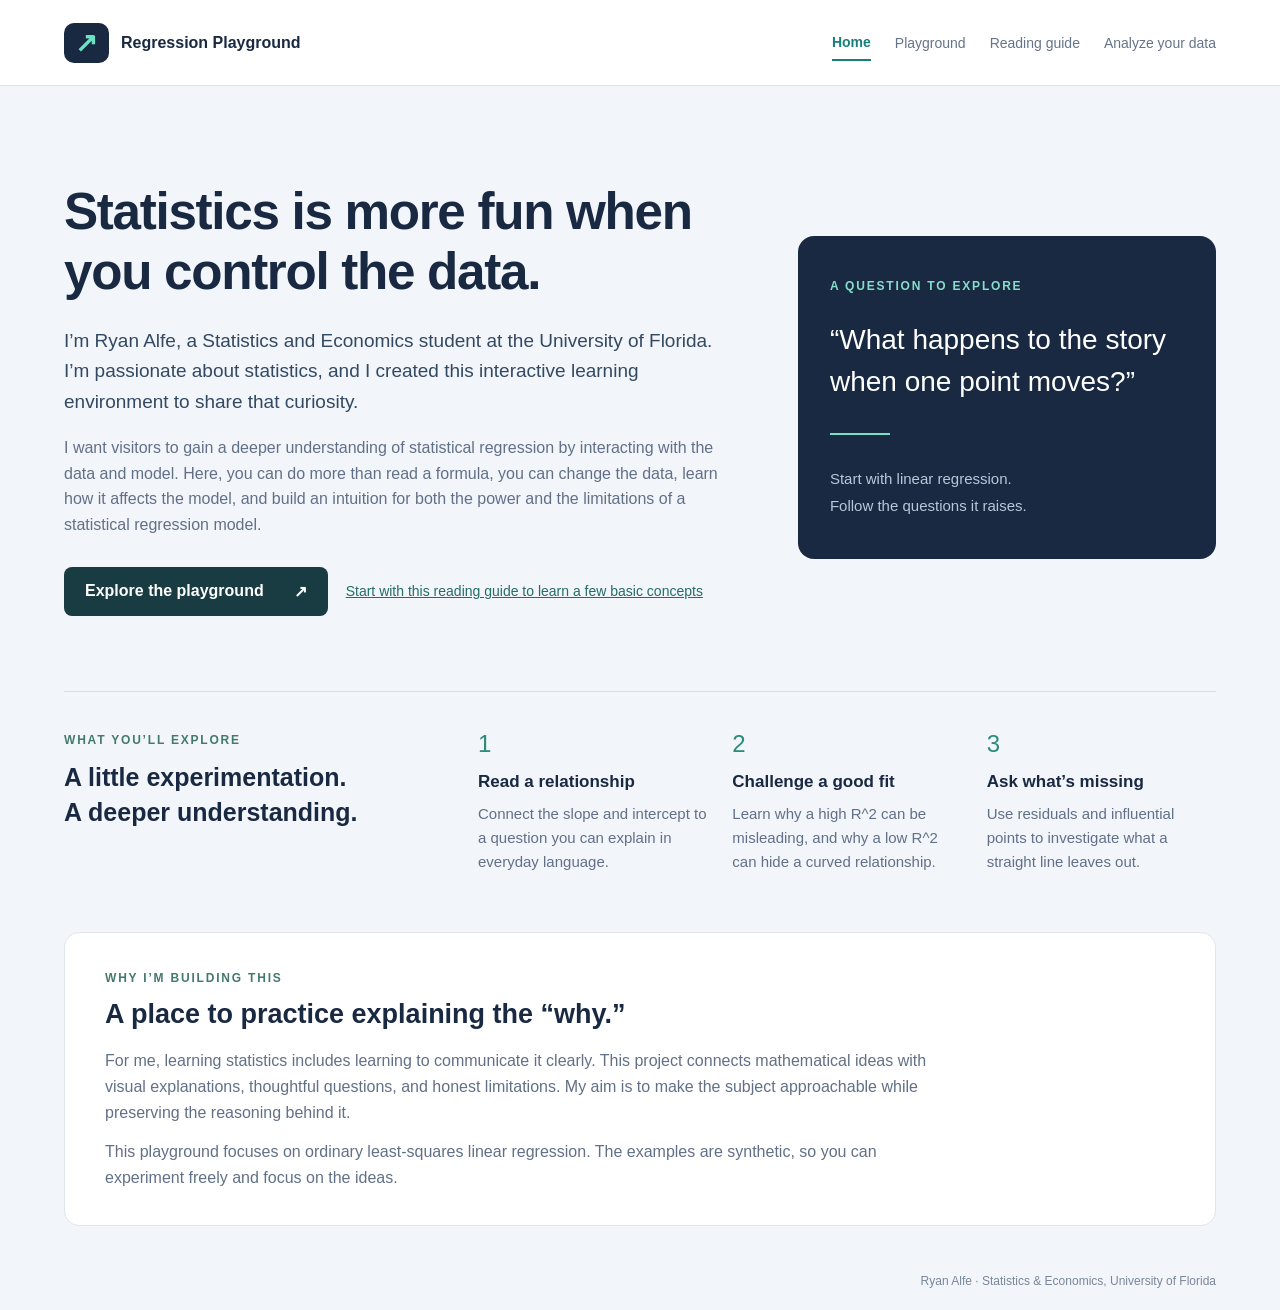
<file: index.html>
<!doctype html>
<html lang="en"><head><meta charset="utf-8"><meta name="viewport" content="width=device-width,initial-scale=1"><title>Regression Playground · Ryan Alfe</title><meta name="description" content="An interactive learning environment created by Ryan Alfe to share a passion for statistics."><link rel="icon" href="data:image/svg+xml,%3Csvg xmlns='http://www.w3.org/2000/svg' viewBox='0 0 32 32'%3E%3Crect width='32' height='32' rx='7' fill='%2315253e'/%3E%3Cpath d='M6 25L26 7' stroke='%235ee0c2' stroke-width='3'/%3E%3Ccircle cx='11' cy='12' r='3' fill='white'/%3E%3C/svg%3E"><link rel="stylesheet" href="style.css"></head>
<body><header><a class="brand" href="index.html"><span class="mark">↗</span> Regression Playground</a><nav aria-label="Main navigation"><a href="index.html" aria-current="page">Home</a><a href="playground.html" >Playground</a><a href="playground.html#reading-guide">Reading guide</a><a href="analyze.html">
  Analyze your data
</a></nav></header><main class="home"><section class="home-hero"><div><h1>Statistics is more fun when<br>you control the data.</h1><p class="home-lead">I’m Ryan Alfe, a Statistics and Economics student at the University of Florida. I’m passionate about statistics, and I created this interactive learning environment to share that curiosity.</p><p>I want visitors to gain a deeper understanding of statistical regression by interacting with the data and model. Here, you can do more than read a formula, you can change the data, learn how it affects the model, and build an intuition for both the power and the limitations of a statistical regression model.</p><a class="primary-link" href="playground.html">Explore the playground <span aria-hidden="true">↗</span></a><a class="secondary-link" href="playground.html#reading-guide">Start with this reading guide to learn a few basic concepts</a></div><div class="home-note"><span class="eyebrow">A QUESTION TO EXPLORE</span><p>“What happens to the story<br>when one point moves?”</p><div class="note-line"></div><span>Start with linear regression.<br>Follow the questions it raises.</span></div></section><section class="home-learning" aria-labelledby="learning-title"><div><span class="eyebrow">WHAT YOU’LL EXPLORE</span><h2 id="learning-title">A little experimentation.<br>A deeper understanding.</h2></div><div class="home-topics"><article><span>1</span><h3>Read a relationship</h3><p>Connect the slope and intercept to a question you can explain in everyday language.</p></article><article><span>2</span><h3>Challenge a good fit</h3><p>Learn why a high R^2 can be misleading, and why a low R^2 can hide a curved relationship.</p></article><article><span>3</span><h3>Ask what’s missing</h3><p>Use residuals and influential points to investigate what a straight line leaves out.</p></article></div></section><section class="home-purpose"><span class="eyebrow">WHY I’M BUILDING THIS</span><h2>A place to practice explaining the “why.”</h2><p>For me, learning statistics includes learning to communicate it clearly. This project connects mathematical ideas with visual explanations, thoughtful questions, and honest limitations. My aim is to make the subject approachable while preserving the reasoning behind it.</p><p>This playground focuses on ordinary least-squares linear regression. The examples are synthetic, so you can experiment freely and focus on the ideas.</p></section><footer><span></span><span>Ryan Alfe · Statistics & Economics, University of Florida</span></footer></main></body></html>
</file>
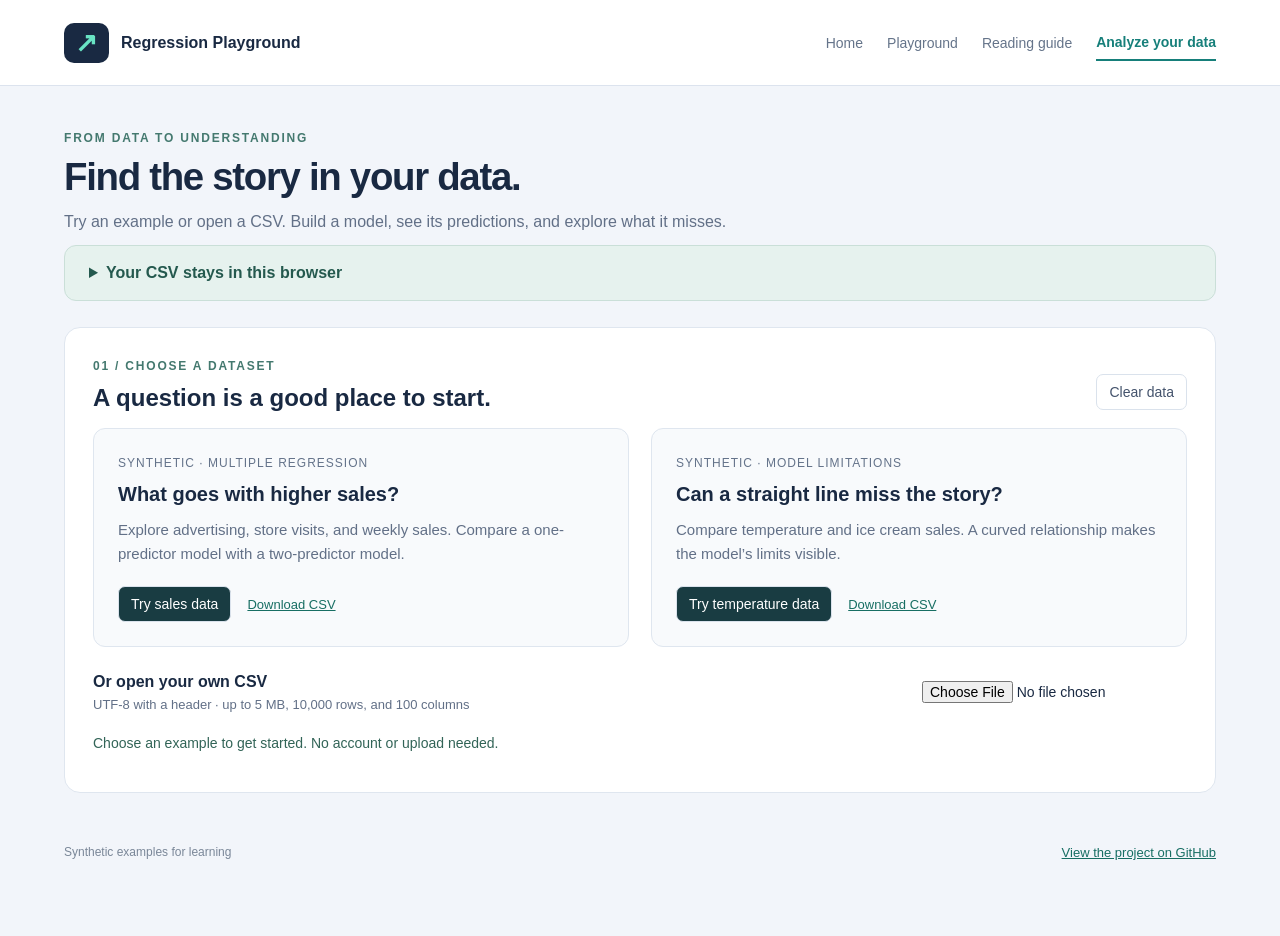
<file: analyze.html>
<!doctype html>
<html lang="en">
<head>
  <meta charset="utf-8">
  <meta name="viewport" content="width=device-width, initial-scale=1">
  <meta http-equiv="Content-Security-Policy" content="default-src 'none'; script-src 'self'; style-src 'self'; img-src 'self' data:; font-src 'self'; connect-src 'none'; form-action 'none'; base-uri 'none'; object-src 'none'; worker-src 'none'">
  <meta name="referrer" content="no-referrer">
  <title>Analyze your data · Regression Playground · Ryan Alfe</title>
  <link rel="icon" href="data:,">
  <link rel="stylesheet" href="style.css">
  <link rel="stylesheet" href="analyze.css">
  <script src="analysis-core.js" defer></script>
  <script src="sample-data.js" defer></script>
  <script src="analyze.js" defer></script>
</head>
<body>
<header><a class="brand" href="index.html"><span class="mark">↗</span> Regression Playground</a><nav aria-label="Main navigation"><a href="index.html">Home</a><a href="playground.html">Playground</a><a href="playground.html#reading-guide">Reading guide</a><a href="analyze.html" aria-current="page">Analyze your data</a></nav></header>
<main class="analyzer">
  <section class="intro"><div><span class="eyebrow">FROM DATA TO UNDERSTANDING</span><h1>Find the story in your data.</h1><p>Try an example or open a CSV. Build a model, see its predictions, and explore what it misses.
  <details class="privacy"><summary>Your CSV stays in this browser</summary><p>Files are read and analyzed locally. This analyzer has no upload endpoint, analytics, third-party scripts, or browser storage. Its content security policy blocks network connections from the page. Clear data removes the current file and results from the interface and releases the app’s references; closing the tab ends the session. This is not a guarantee of secure memory erasure.</p><p>Your hosting provider still receives ordinary requests for the website’s public files. Browser extensions and your device are outside this page’s control. Use synthetic examples when sharing your screen.</p></details>
  <section class="analysis-panel" aria-labelledby="start-title"><div class="section-heading"><div><span class="eyebrow">01 / CHOOSE A DATASET</span><h2 id="start-title">A question is a good place to start.</h2></div><button id="clear" type="button">Clear data</button></div>
    <div class="sample-grid">
      <article class="sample-card"><span class="mini-label">SYNTHETIC · MULTIPLE REGRESSION</span><h3>What goes with higher sales?</h3><p>Explore advertising, store visits, and weekly sales. Compare a one-predictor model with a two-predictor model.</p><button type="button" data-sample="sales">Try sales data</button><a href="datasets/synthetic-sales.csv" download>Download CSV</a></article>
      <article class="sample-card"><span class="mini-label">SYNTHETIC · MODEL LIMITATIONS</span><h3>Can a straight line miss the story?</h3><p>Compare temperature and ice cream sales. A curved relationship makes the model’s limits visible.</p><button type="button" data-sample="curve">Try temperature data</button><a href="datasets/synthetic-temperature.csv" download>Download CSV</a></article>
    </div>
    <div class="file-choice"><label for="csv-file"><strong>Or open your own CSV</strong><span>UTF-8 with a header · up to 5 MB, 10,000 rows, and 100 columns</span></label><input id="csv-file" type="file" accept=".csv,text/csv"></div>
    <p id="status" role="status" aria-live="polite">Choose an example to get started. No account or upload needed.</p><p id="error" role="alert" hidden></p>
  </section>
  <section id="dataset-panel" class="analysis-panel" hidden aria-labelledby="dataset-title">
    <span class="eyebrow">02 / BUILD YOUR MODEL</span><h2 id="dataset-title">Your dataset</h2><p id="dataset-summary"></p><p id="sample-prompt" class="sample-prompt"></p>
    <details><summary>Preview the first 8 rows</summary><div class="table-scroll" id="preview"></div></details>
    <div class="model-controls"><div><label for="outcome">Outcome (y): what are you explaining?</label><select id="outcome"></select></div><fieldset><legend>Predictors (X): what might explain it?</legend><div id="predictors"></div></fieldset></div>
    <p class="help">Select 1–10 numeric predictors. Blank, nonnumeric, and nonfinite values in selected columns are excluded, never treated as zero. Avoid IDs or category codes as continuous predictors.</p>
    <button id="run" class="primary-button" type="button">Run regression</button>
  </section>
  <section id="model-results" hidden aria-labelledby="results-title">
    <div class="section-heading"><div><span class="eyebrow">03 / READ THE RELATIONSHIP</span><h2 id="results-title" tabindex="-1">What does your model tell you?</h2></div></div>
    <p id="row-summary"></p><div id="metrics" class="metrics-grid"></div><p class="help">These are training results, measured on the same rows used to fit the model. They do not measure accuracy on new data or establish cause and effect.</p>
    <div class="plots-grid">
      <article class="analysis-panel"><h3>The relationship</h3><label for="plot-predictor">Show predictor</label><select id="plot-predictor"></select><div id="relationship-chart"></div><p id="relationship-note"></p></article>
      <article class="analysis-panel"><h3>How close are the predictions?</h3><div id="prediction-chart"></div><p>Points on the dashed line are predicted exactly. Points above it were underpredicted; points below it were overpredicted.</p></article>
      <article class="analysis-panel"><h3>What does the model miss?</h3><div id="residual-chart"></div><p>Residual = actual − predicted. Look for a curve or widening spread instead of a random cloud around zero.</p></article>
      <article class="analysis-panel"><h3>How big are the errors?</h3><div id="error-chart"></div><p>Bars count rows by prediction error. Values near zero mean smaller errors; long tails reveal unusually large misses. This alone does not test all model assumptions.</p></article>
    </div><p id="plot-sampling" class="help"></p>
    <section class="analysis-panel"><h3>Explain the coefficients</h3><div id="coefficients" class="table-scroll"></div><p>Each slope is the predicted change in the outcome for a one-unit increase in that predictor, holding other included predictors constant. The intercept is the predicted outcome when all predictors are zero, which may be outside the data’s range.</p><p class="help">Coefficients use their original units; their sizes do not rank predictor importance. This browser analyzer reports descriptive OLS estimates, without p-values or confidence intervals.</p></section>
  </section>
  <noscript><p>Enable JavaScript for on-device regression. Your file will not be uploaded.</p></noscript>
  <footer><span>Synthetic examples for learning</span><a href="https://github.com/ryanalfe/Regression-Playground">View the project on GitHub</a></footer>
</main>
</body>
</html>
</file>
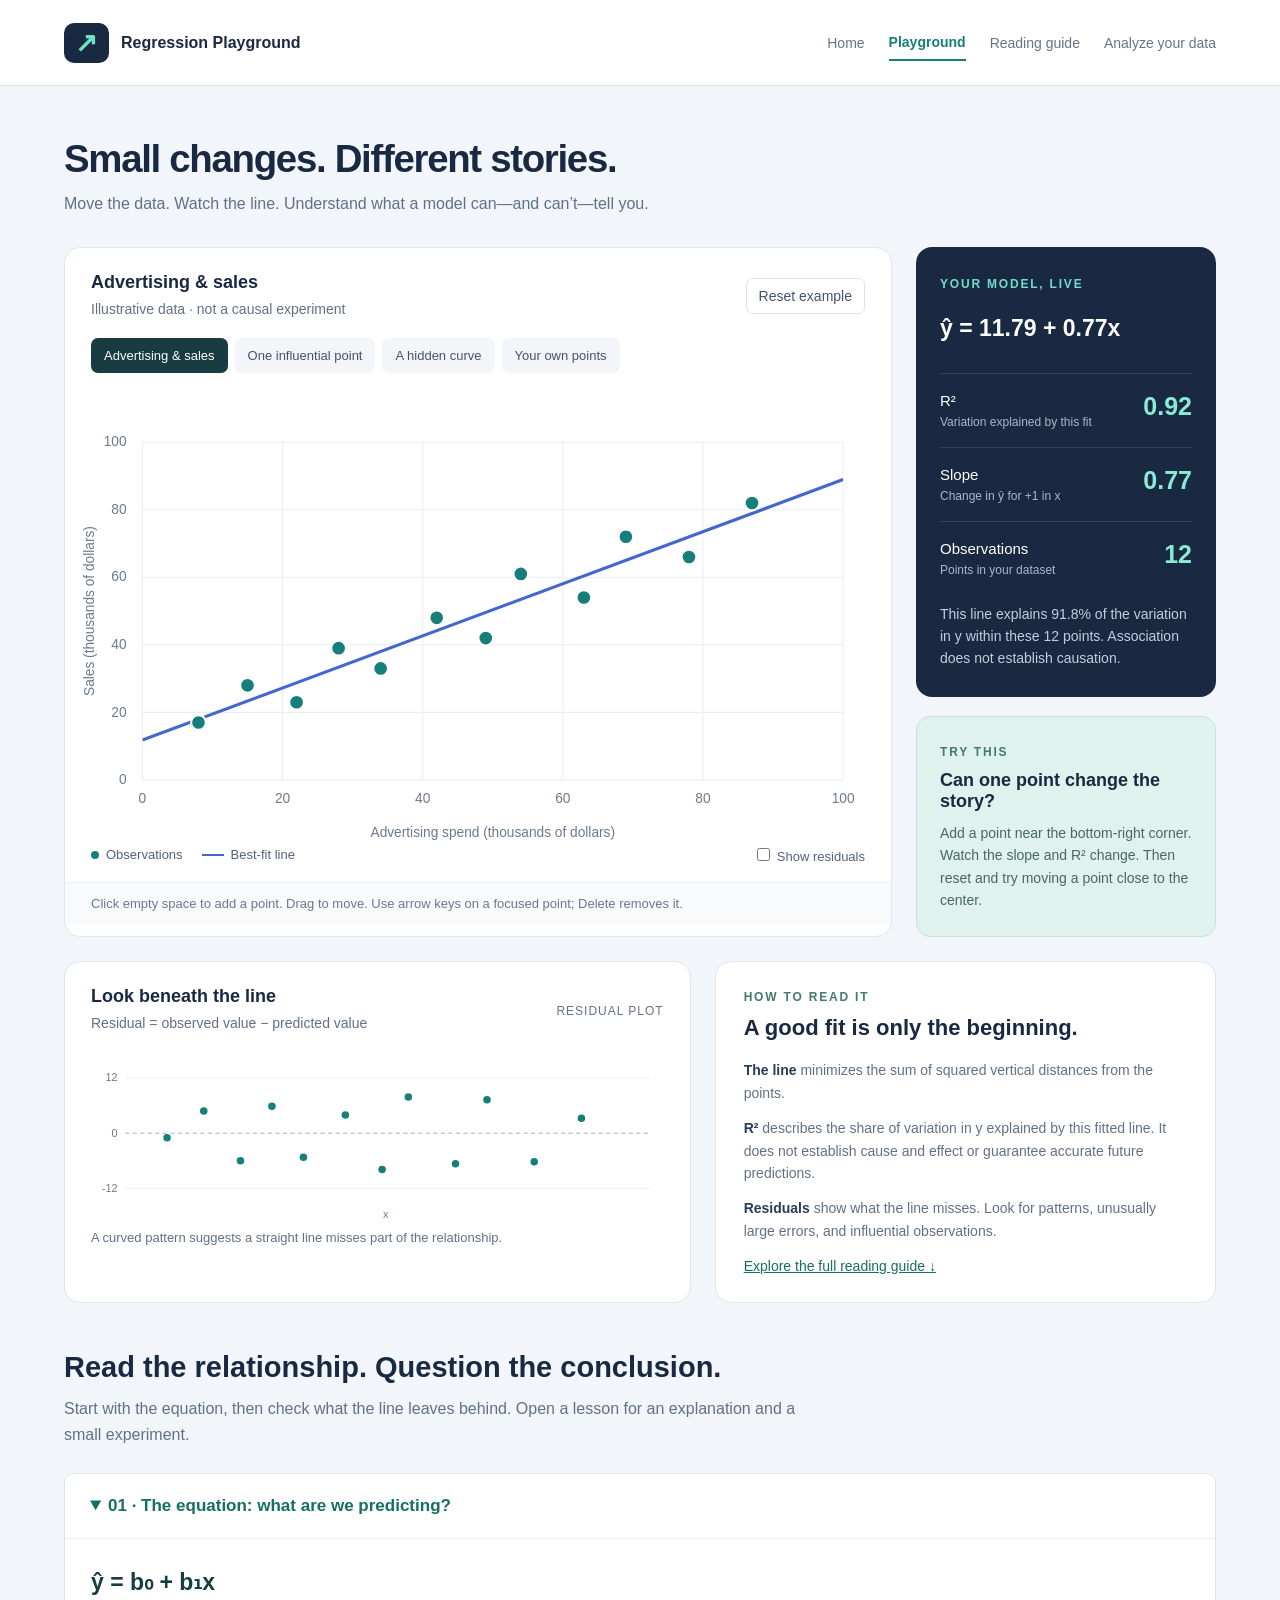
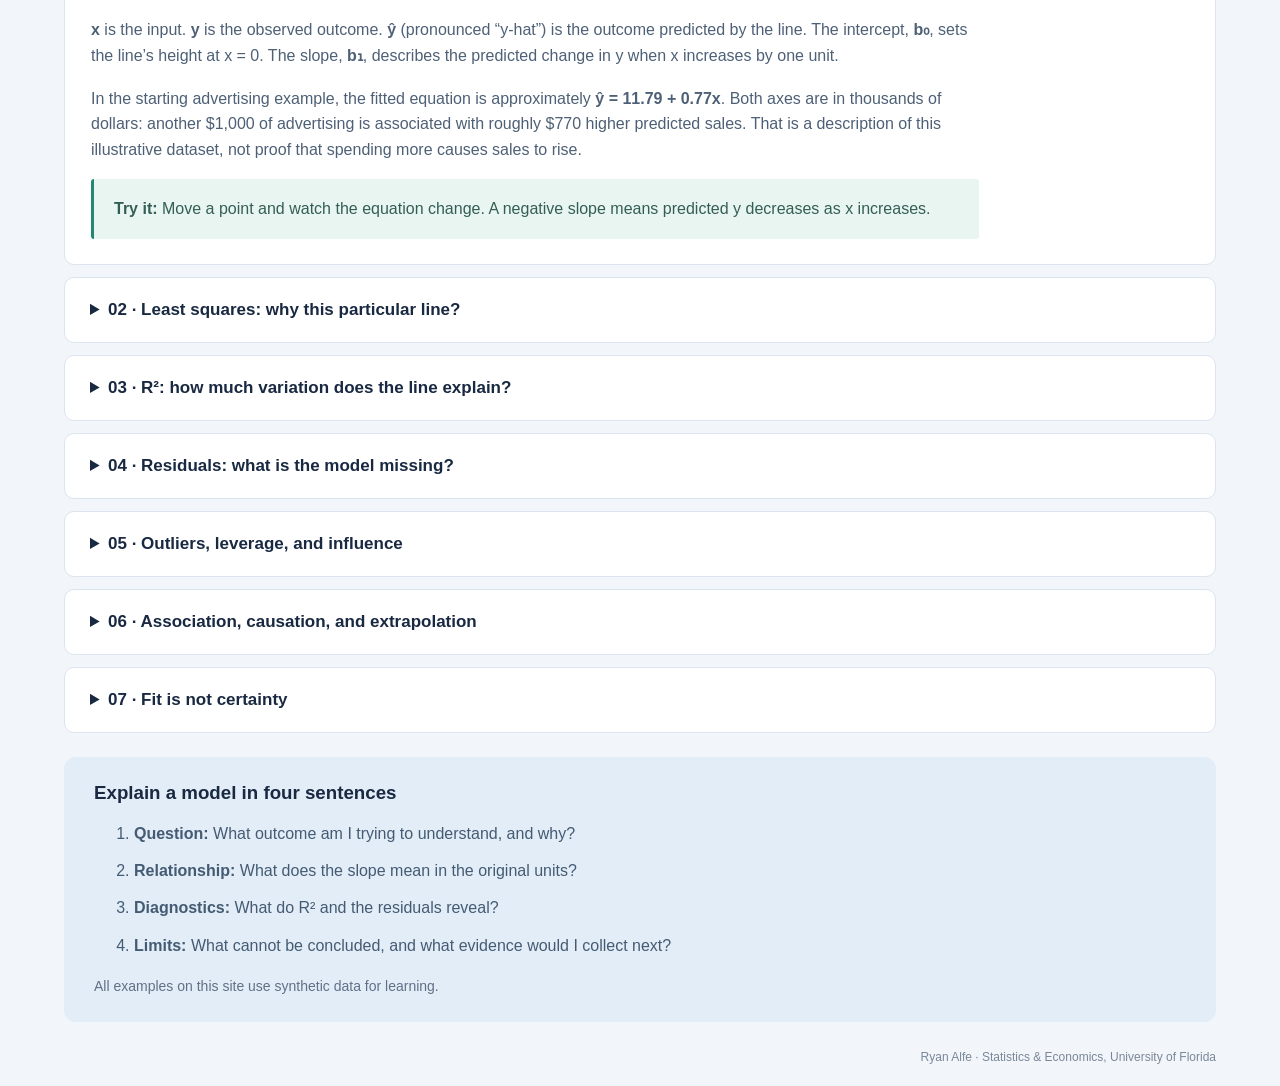
<file: playground.html>
<!doctype html>
<html lang="en"><head><meta charset="utf-8"><meta name="viewport" content="width=device-width,initial-scale=1"><title>Regression Playground · Ryan Alfe</title><meta name="description" content="Explore linear regression by moving data points. See slope, R squared, and residuals change in real time."><link rel="icon" href="data:image/svg+xml,%3Csvg xmlns='http://www.w3.org/2000/svg' viewBox='0 0 32 32'%3E%3Crect width='32' height='32' rx='7' fill='%2315253e'/%3E%3Cpath d='M6 25L26 7' stroke='%235ee0c2' stroke-width='3'/%3E%3Ccircle cx='11' cy='12' r='3' fill='white'/%3E%3C/svg%3E"><link rel="stylesheet" href="style.css"></head>
<body><header><a class="brand" href="index.html"><span class="mark">↗</span> Regression Playground</a><nav aria-label="Main navigation"><a href="index.html" >Home</a><a href="playground.html" aria-current="page">Playground</a><a href="playground.html#reading-guide">Reading guide</a><a href="analyze.html">
  Analyze your data
</a></nav></header><main><div class="intro"><div><span class="eyebrow"></span><h1>Small changes. Different stories.</h1><p>Move the data. Watch the line. Understand what a model can—and can’t—tell you.</p></div><span class="badge"></div><div class="workspace"><section class="canvas-panel"><div class="panel-top"><div><h2 id="chart-title">Advertising & sales</h2><p id="chart-subtitle">Illustrative data · not a causal experiment</p></div><button id="reset">Reset example</button></div><div class="scenarios" role="group" aria-label="Example datasets"><button data-case="business" aria-pressed="true">Advertising & sales</button><button data-case="outlier" aria-pressed="false">One influential point</button><button data-case="curve" aria-pressed="false">A hidden curve</button><button data-case="blank" aria-pressed="false">Your own points</button></div><div class="chart-wrap"><svg id="plot" viewBox="0 0 760 440" aria-label="Interactive scatter plot. Click to add a point. Focus a point and use arrow keys to move it or Delete to remove it."></svg></div><div class="chart-footer"><span><i></i> Observations <i class="line-key"></i> Best-fit line</span><label><input id="residual-toggle" type="checkbox"> Show residuals</label></div><div class="hint">Click empty space to add a point. Drag to move. Use arrow keys on a focused point; Delete removes it.</div></section><aside><div class="results"><span class="eyebrow">YOUR MODEL, LIVE</span><div id="equation" class="equation"></div><div class="metric"><div><span>R²</span><small>Variation explained by this fit</small></div><strong id="r2"></strong></div><div class="metric"><div><span>Slope</span><small>Change in ŷ for +1 in x</small></div><strong id="slope"></strong></div><div class="metric"><div><span>Observations</span><small>Points in your dataset</small></div><strong id="count"></strong></div><p id="interpretation" class="interpretation" aria-live="polite"></p></div><div class="challenge"><span class="eyebrow">TRY THIS</span><h3 id="challenge-title"></h3><p id="challenge-text"></p></div></aside></div><section class="bottom-grid"><article class="residual-panel"><div class="panel-top"><div><h2>Look beneath the line</h2><p>Residual = observed value − predicted value</p></div><span class="mini-label">RESIDUAL PLOT</span></div><svg id="residual-plot" viewBox="0 0 700 210" role="img" aria-label="Residuals plotted against x"></svg><p class="footnote">A curved pattern suggests a straight line misses part of the relationship.</p></article><article class="explanation"><span class="eyebrow">HOW TO READ IT</span><h2>A good fit is only the beginning.</h2><p><b>The line</b> minimizes the sum of squared vertical distances from the points.</p><p><b>R²</b> describes the share of variation in y explained by this fitted line. It does not establish cause and effect or guarantee accurate future predictions.</p><p><b>Residuals</b> show what the line misses. Look for patterns, unusually large errors, and influential observations.</p><p><a href="#reading-guide">Explore the full reading guide ↓</a></p></article></section><section id="reading-guide" class="reading-guide" aria-labelledby="guide-title">
<div class="guide-heading"><span class="eyebrow"></span><h2 id="guide-title">Read the relationship. Question the conclusion.</h2><p>Start with the equation, then check what the line leaves behind. Open a lesson for an explanation and a small experiment.</p></div>
<details open><summary>01 · The equation: what are we predicting?</summary><div class="lesson"><p class="formula">ŷ = b₀ + b₁x</p><p><b>x</b> is the input. <b>y</b> is the observed outcome. <b>ŷ</b> (pronounced “y-hat”) is the outcome predicted by the line. The intercept, <b>b₀</b>, sets the line’s height at x = 0. The slope, <b>b₁</b>, describes the predicted change in y when x increases by one unit.</p><p>In the starting advertising example, the fitted equation is approximately <b>ŷ = 11.79 + 0.77x</b>. Both axes are in thousands of dollars: another $1,000 of advertising is associated with roughly $770 higher predicted sales. That is a description of this illustrative dataset, not proof that spending more causes sales to rise.</p><p class="exercise"><b>Try it:</b> Move a point and watch the equation change. A negative slope means predicted y decreases as x increases.</p></div></details>
<details><summary>02 · Least squares: why this particular line?</summary><div class="lesson"><p>For each point, calculate the vertical distance between its observed y and the line’s predicted ŷ. Square those distances and add them up. Ordinary least squares chooses the intercept and slope that make that total as small as possible.</p><p>Squaring prevents positive and negative errors from canceling and gives large errors more weight. “Best” here means best under this mathematical rule; it does not mean the model is the right explanation for the real world.</p><p class="exercise"><b>Try it:</b> Turn on “Show residuals.” Move one point far from the line and notice how the fit responds.</p></div></details>
<details><summary>03 · R²: how much variation does the line explain?</summary><div class="lesson"><p class="formula">R² = 1 − SSE / SST</p><p><b>SSE</b> is the sum of squared residuals from the fitted line. <b>SST</b> is the sum of squared distances from the mean of y. R² compares the fitted line with simply predicting the mean for every observation.</p><p>An R² of 0.92 means the line accounts for about 92% of the observed variation in y in this dataset. It does <b>not</b> mean predictions are 92% accurate, that 92% of points lie on the line, or that x causes y.</p><p>For the ordinary least-squares model with an intercept used here, in-sample R² lies between 0 and 1 when y varies. If all y values are identical, SST is zero and R² is undefined. Predictions on new data can perform much worse than the training fit.</p><p class="exercise"><b>Try it:</b> Load “A hidden curve.” A low R² for a straight line can coexist with a strong nonlinear relationship.</p></div></details>
<details><summary>04 · Residuals: what is the model missing?</summary><div class="lesson"><p class="formula">Residual = y − ŷ</p><p>A positive residual means the observation lies above the line: the model underpredicts it. A negative residual means the model overpredicts it.</p><p>Scattered residuals around zero with a roughly similar spread are consistent with a useful linear model, but do not prove that its assumptions hold. A curved pattern suggests missing nonlinearity. A widening spread suggests nonconstant error variance. Time-related dependence requires a separate check against observation order or time.</p><p class="exercise"><b>Try it:</b> Compare the residual plots for “Advertising & sales” and “A hidden curve.” Describe the pattern before looking at R².</p></div></details>
<details><summary>05 · Outliers, leverage, and influence</summary><div class="lesson"><p>An observation with an unusually large residual is unusual in y relative to the fitted model. A <b>high-leverage</b> point has an x value far from the other x values. An <b>influential</b> point substantially changes the fitted model when it is removed or moved.</p><p>These concepts overlap, but are different. A distant x value provides leverage; whether the point pulls the line strongly also depends on its y value. An unusual point may be a data error, an important subgroup, or a valid rare event. Investigate it before deciding to exclude it.</p><p class="exercise"><b>Try it:</b> Load “One influential point.” Move the isolated rightmost point, then delete it using the keyboard. Compare the slope before and after.</p></div></details>
<details><summary>06 · Association, causation, and extrapolation</summary><div class="lesson"><p>A regression fit alone does not establish cause and effect. For example, a business might advertise more during busy seasons. Seasonality could influence both advertising and sales. A causal claim needs a credible research design and assumptions, such as an appropriately randomized experiment.</p><p><b>Interpolation</b> predicts within the observed x range. <b>Extrapolation</b> predicts beyond it, where the observed pattern may not continue. The line shown across the entire grid is a mathematical extension, not evidence that all those predictions are reliable.</p><p class="exercise"><b>Try it:</b> Build a dataset with points clustered on the left. Notice how much of the displayed line has no observations nearby to support it.</p></div></details>
<details><summary>07 · Fit is not certainty</summary><div class="lesson"><p>Two points with different x values determine a line exactly. If their y values differ, R² equals 1, even though two observations provide very little evidence about a broader population.</p><p>A fitted line can be computed without normally distributed errors. Standard uncertainty calculations introduce further conditions: a correctly specified mean relationship, independent errors, and—for conventional standard errors—constant error variance. Normal errors support exact small-sample t and F inference. Real analyses may require different methods when these conditions fail.</p><p>This playground shows a fitted line and descriptive diagnostics. It does not calculate confidence intervals, prediction intervals, p-values, or performance on held-out data. A confidence interval for a mean response and a prediction interval for an individual outcome answer different questions; the latter also includes individual outcome variation.</p><p class="exercise"><b>Try it:</b> Add two points in “Your own points,” then add several more that depart from the line. Watch a perfect initial fit lose its apparent certainty.</p></div></details>
<div class="takeaway"><h3>Explain a model in four sentences</h3><ol><li><b>Question:</b> What outcome am I trying to understand, and why?</li><li><b>Relationship:</b> What does the slope mean in the original units?</li><li><b>Diagnostics:</b> What do R² and the residuals reveal?</li><li><b>Limits:</b> What cannot be concluded, and what evidence would I collect next?</li></ol><p>All examples on this site use synthetic data for learning.</p></div></section><footer><span></span><span>Ryan Alfe · Statistics & Economics, University of Florida</span></footer></main><script src="app.js"></script></body></html>
</file>
<file: style.css>
:root{font-family:'DM Sans',sans-serif;color:#192942;background:#f2f5fa;font-size:16px}*{box-sizing:border-box}body{margin:0}header{height:86px;display:flex;align-items:center;justify-content:space-between;padding:0 5%;border-bottom:1px solid #dce3ee;background:white}.brand{font-weight:800;text-decoration:none;color:inherit;font-family:Manrope,sans-serif;display:flex;align-items:center;gap:12px}.mark{background:#192942;color:#69e3c4;border-radius:10px;padding:4px 11px;font-size:27px}.byline{font-size:14px;color:#637086}main{max-width:1440px;margin:auto;padding:42px 5% 22px}.intro{display:flex;justify-content:space-between;align-items:center;margin-bottom:30px}.eyebrow{font-size:12px;letter-spacing:1.8px;font-weight:800;color:#44796f}h1{font-family:Manrope,sans-serif;font-size:clamp(26px,3vw,39px);letter-spacing:-1.3px;margin:9px 0 10px}p{line-height:1.6;color:#627087;margin:0}.badge,.mini-label{font-size:12px;letter-spacing:1px;color:#64738a}.workspace{display:grid;grid-template-columns:minmax(0,1fr) 300px;gap:24px}.canvas-panel,.residual-panel,.explanation{background:white;border:1px solid #dfe6ef;border-radius:16px;overflow:hidden}.panel-top{display:flex;align-items:center;justify-content:space-between;gap:12px;padding:24px 26px 18px}h2{font-family:Manrope,sans-serif;font-size:18px;margin:0 0 5px}.panel-top p{font-size:14px}button{font:inherit;font-size:14px;border:1px solid #dae2ec;background:white;border-radius:7px;padding:9px 12px;color:#44536c;cursor:pointer}button:hover{background:#edf5f4}button:focus-visible,input:focus-visible{outline:3px solid #119782;outline-offset:3px}.scenarios{display:flex;gap:7px;flex-wrap:wrap;padding:0 26px 8px}.scenarios button{font-size:13px;border-color:transparent;background:#f3f5f9}.scenarios button[aria-pressed=true]{background:#193c42;color:white}.chart-wrap{padding:0 12px}svg{width:100%;display:block;overflow:visible}#plot{touch-action:none}svg text{font-family:'DM Sans',sans-serif;fill:#6b7a8e;font-size:13px}.point{cursor:grab;fill:#167f7a;stroke:white;stroke-width:2}.point:focus{stroke:#162e4d;stroke-width:4;outline:none}.chart-footer{display:flex;justify-content:space-between;gap:12px;font-size:13px;padding:0 26px 18px;color:#53627a;align-items:center}.chart-footer span{display:flex;align-items:center;gap:7px}i{width:8px;height:8px;border-radius:50%;background:#167f7a;display:inline-block}.line-key{width:22px;height:2px;border-radius:0;background:#4567cd;margin-left:12px}input{accent-color:#167f7a}.hint{background:#f8fafc;border-top:1px solid #edf0f6;padding:13px 26px;font-size:13px;color:#6b7890}.results{background:#192942;border-radius:16px;padding:27px 24px;color:white}.results .eyebrow{color:#72dbca}.equation{font-size:23px;font-family:Manrope,sans-serif;font-weight:700;margin:23px 0 25px;min-height:33px}.metric{display:flex;justify-content:space-between;padding:18px 0;border-top:1px solid #34435b;gap:10px}.metric span{font-size:15px}.metric small{display:block;font-size:12px;color:#a9b7c9;margin-top:5px}.metric strong{font-family:Manrope,sans-serif;font-size:25px;color:#8aead5}.interpretation{font-size:14px;line-height:1.6;color:#c3cedb;margin-top:8px}.challenge{padding:25px 23px;background:#e0f2ed;border:1px solid #c6e3da;border-radius:14px;margin-top:19px}.challenge h3{margin:10px 0;font-size:18px}.challenge p{font-size:14px;color:#486860}.bottom-grid{display:grid;grid-template-columns:1.25fr 1fr;gap:24px;margin-top:24px}.residual-panel{padding-bottom:18px}.residual-panel svg{padding:0 20px}.footnote{padding:0 26px;font-size:13px}.explanation{padding:25px 28px}.explanation h2{font-size:22px;margin:10px 0 18px}.explanation p{font-size:14px;margin-top:13px}.explanation b{color:#293d57}footer{display:flex;justify-content:space-between;gap:15px;font-size:12px;color:#7a8798;padding-top:28px}@media(max-width:1050px){.workspace{grid-template-columns:minmax(0,1fr) 270px}.badge{display:none}.chart-footer{flex-wrap:wrap}}@media(max-width:800px){header{padding:18px 5%;height:auto}.byline{display:none}main{padding-top:28px}.workspace,.bottom-grid{grid-template-columns:1fr}aside{display:grid;grid-template-columns:1fr 1fr;gap:16px}.challenge{margin-top:0}.panel-top{padding:20px}.scenarios{padding:0 20px 8px}.intro p{font-size:14px}footer{flex-direction:column}.mini-label{display:none}}@media(max-width:500px){aside{grid-template-columns:1fr}.panel-top{align-items:flex-start}.panel-top button{font-size:12px}.chart-footer,.hint{padding-left:18px;padding-right:18px}.brand{font-size:15px}.equation{margin:16px 0}.metric{padding:12px 0}}
nav{display:flex;gap:24px;align-items:center}nav a{font-size:14px;text-decoration:none;color:#65748a;padding:9px 0}nav a[aria-current]{color:#167f7a;border-bottom:2px solid #167f7a;font-weight:700}a:focus-visible,summary:focus-visible{outline:3px solid #168c7b;outline-offset:5px}.home-hero{display:grid;grid-template-columns:1.6fr 1fr;gap:65px;padding:36px 0 60px;align-items:center}.home h1{font-size:clamp(32px,4vw,52px);line-height:1.17;margin:18px 0 24px}.home-lead{font-size:19px;color:#334962;margin-bottom:18px}.home-hero p{max-width:700px}.primary-link{display:inline-flex;background:#193c42;color:white;text-decoration:none;padding:15px 21px;border-radius:8px;gap:30px;margin:30px 18px 15px 0;font-weight:600}.secondary-link{font-size:14px;color:#246d65}.home-note{background:#192942;color:white;padding:40px 32px;border-radius:16px}.home-note .eyebrow{color:#87ddca}.home-note p{font-family:Manrope,sans-serif;font-size:28px;line-height:1.5;color:white;margin:25px 0}.home-note>span:last-child{font-size:15px;line-height:1.8;color:#b7c8d9}.note-line{height:2px;width:60px;background:#76dfc5;margin:30px 0}.home-learning{border-top:1px solid #d6e0eb;padding:38px 0;display:grid;grid-template-columns:1fr 2fr;gap:45px}.home-learning h2{font-size:25px;line-height:1.4;margin-top:12px}.home-topics{display:grid;grid-template-columns:repeat(3,1fr);gap:25px}.home-topics article>span{font-family:Manrope,sans-serif;font-size:24px;color:#2b8b7c}.home-topics h3{font-size:17px;margin:14px 0 10px}.home-topics p{font-size:15px}.home-purpose{background:white;border:1px solid #dfe6ef;border-radius:15px;padding:35px 40px;margin:20px 0}.home-purpose h2{font-size:27px;margin:13px 0 18px}.home-purpose p{max-width:850px;margin-top:14px}.reading-guide{margin-top:48px;scroll-margin-top:25px}.guide-heading{max-width:740px;margin-bottom:25px}.guide-heading h2{font-size:29px;margin:12px 0}.reading-guide details{background:white;border:1px solid #dce4ef;border-radius:10px;margin:12px 0;overflow:hidden}.reading-guide summary{padding:22px 25px;font-size:17px;font-weight:600;cursor:pointer}.reading-guide details[open] summary{border-bottom:1px solid #edf1f5;color:#166e64}.lesson{max-width:940px;padding:8px 26px 25px}.lesson p{margin-top:17px;color:#4e6076;font-size:16px}.lesson .formula{font-family:Manrope,sans-serif;font-size:23px;color:#163d43;font-weight:700}.lesson .exercise{background:#e9f5f1;padding:17px 20px;border-left:3px solid #248775;border-radius:3px;color:#345e55}.takeaway{padding:25px 30px;background:#e3edf7;border-radius:12px;margin-top:24px}.takeaway h3{margin:0 0 15px}.takeaway li{line-height:1.7;margin:10px 0;color:#445b73}.takeaway p{font-size:14px}.explanation a{color:#176e63}@media(max-width:900px){.home-hero{gap:28px;grid-template-columns:1.4fr 1fr}.home-note{padding:30px 24px}.home-note p{font-size:23px}.home-learning{grid-template-columns:1fr;gap:20px}}@media(max-width:650px){header{flex-wrap:wrap;gap:15px}nav{gap:22px}.home-hero{grid-template-columns:1fr;padding-top:12px;gap:25px}.home-topics{grid-template-columns:1fr}.home-note p{font-size:25px}.home-purpose{padding:25px}.home-hero h1 br{display:none}.reading-guide summary{padding:19px;font-size:16px}.lesson{padding:4px 19px 22px}.takeaway{padding:23px 19px}.takeaway ol{padding-left:22px}.guide-heading h2{font-size:26px}}
.secondary-link{display:inline-block;margin:10px 0;line-height:1.5}
</file>
<file: analyze.css>
.analyzer{max-width:1400px}.analyzer h2{font-size:24px;margin:10px 0 16px}.analyzer h3{margin:0 0 12px;font-size:20px}.analyzer p{margin:10px 0}.privacy-badge{white-space:nowrap;background:#deefe8;color:#195d51;border:1px solid #b9d8cd;border-radius:24px;padding:10px 17px;font-size:14px}.privacy{background:#e6f2ee;border:1px solid #cadfd8;border-radius:12px;padding:18px 24px;margin-bottom:26px}.privacy summary{font-weight:700;cursor:pointer;color:#24594e}.privacy p{color:#385c53;font-size:14px;max-width:1000px}.analysis-panel{padding:28px;background:#fff;border:1px solid #dfe6ef;border-radius:16px;margin-bottom:24px;min-width:0}.section-heading{display:flex;justify-content:space-between;align-items:center;gap:18px}.sample-grid,.plots-grid{display:grid;grid-template-columns:1fr 1fr;gap:22px}.sample-card{padding:24px;border:1px solid #dfe6ef;border-radius:12px;background:#f8fafc}.sample-card h3{margin-top:12px}.sample-card p{font-size:15px}.sample-card button{background:#193c42;color:#fff;margin:10px 16px 0 0}.sample-card a,.analyzer footer a{font-size:13px;color:#176e63}.file-choice{display:flex;justify-content:space-between;gap:20px;align-items:center;padding:26px 0 10px}.file-choice label span{display:block;font-size:13px;color:#627087;margin-top:6px}input[type=file]{max-width:100%;font:inherit;font-size:14px}#status{font-size:14px;color:#326457}#error{padding:14px;background:#fff1ed;color:#913722;border-radius:8px}select{font:inherit;width:100%;padding:12px;background:#f8fafc;border:1px solid #ced8e3;border-radius:7px;color:#192942;margin-top:8px}select:focus-visible{outline:3px solid #168c7b;outline-offset:3px}.model-controls{display:grid;grid-template-columns:1fr 1.5fr;gap:30px;margin:25px 0 12px}fieldset{min-width:0;border:0;padding:0;margin:0}legend,.model-controls>div>label{font-weight:600}#predictors{display:flex;flex-wrap:wrap;gap:10px;margin-top:12px}#predictors label{padding:10px;background:#f2f5fa;border-radius:7px;overflow-wrap:anywhere}.help{font-size:13px!important;line-height:1.6;color:#617088}.primary-button{background:#193c42;color:#fff;margin-top:14px;padding:13px 24px}button:disabled{opacity:.5;cursor:not-allowed}.table-scroll{overflow-x:auto;margin:14px 0}table{border-collapse:collapse;width:100%;font-size:14px;text-align:left}th,td{padding:10px 14px;border-bottom:1px solid #e3e9ef;max-width:300px;overflow-wrap:anywhere}th{background:#f3f6fa;font-weight:600}.sample-prompt{color:#246354;background:#eff7f3;padding:13px;border-radius:7px}.sample-prompt:empty{display:none}.metrics-grid{display:grid;grid-template-columns:repeat(3,1fr);gap:20px;margin-top:20px}.metric-card{background:#192942;color:#d2dfeb;padding:24px;border-radius:12px}.metric-card strong{display:block;font-size:32px;color:#8aead5;margin-top:12px}.plots-grid{margin-top:25px}.plots-grid .analysis-panel{margin:0}.plots-grid p{font-size:14px}.plots-grid svg{margin:14px 0}.plots-grid select{max-width:100%;font-size:14px}.analyzer summary{cursor:pointer}.analyzer [hidden]{display:none!important}.analyzer #model-results{scroll-margin-top:24px}.analyzer footer{padding-bottom:24px}@media(max-width:800px){.sample-grid,.plots-grid,.model-controls{grid-template-columns:1fr}.file-choice{align-items:flex-start;flex-direction:column}.intro{align-items:flex-start;gap:15px;flex-direction:column}.analysis-panel{padding:20px}.metrics-grid{gap:10px}.metric-card{padding:17px}.metric-card strong{font-size:25px}}@media(max-width:500px){nav{flex-wrap:wrap;gap:8px 16px}.metrics-grid{grid-template-columns:1fr}.metric-card{display:flex;justify-content:space-between;align-items:center}.metric-card strong{margin:0}.section-heading{align-items:flex-start}.analyzer h2{font-size:21px}}
</file>
